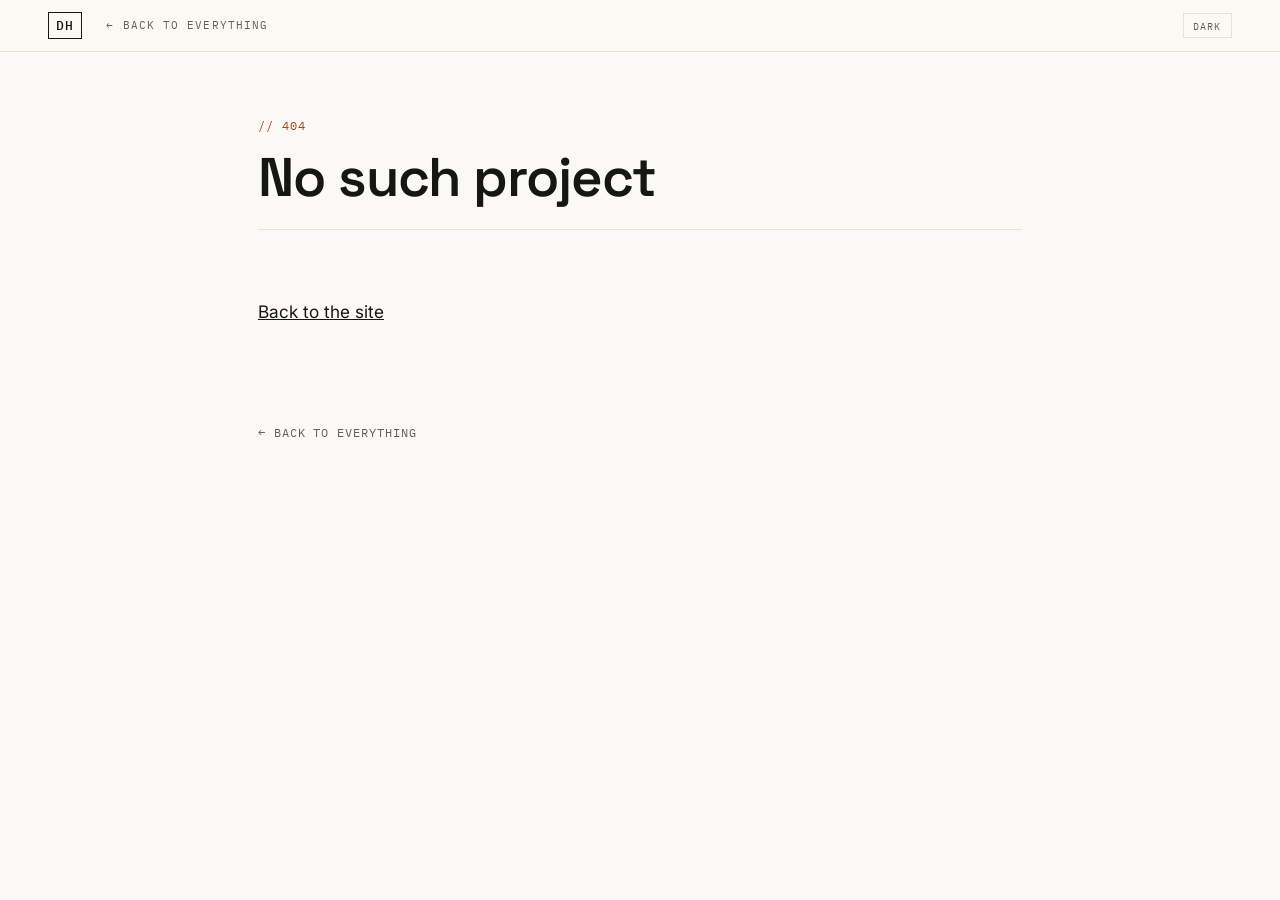
<file: project.html>
<!DOCTYPE html>
<html lang="en">
<head>
  <meta charset="UTF-8">
  <meta name="viewport" content="width=device-width, initial-scale=1.0">
  <title>David Han · project</title>
  <meta name="robots" content="index,follow">
  <link rel="icon" href="data:image/svg+xml,%3Csvg xmlns='http://www.w3.org/2000/svg' viewBox='0 0 32 32'%3E%3Crect width='32' height='32' rx='4' fill='%23161615'/%3E%3Ctext x='16' y='21' font-family='monospace' font-size='12' fill='%23FAF9F5' text-anchor='middle'%3EDH%3C/text%3E%3C/svg%3E">
  <link rel="preconnect" href="https://fonts.googleapis.com">
  <link rel="preconnect" href="https://fonts.gstatic.com" crossorigin>
  <link href="https://fonts.googleapis.com/css2?family=Inter:wght@400;500;600&family=IBM+Plex+Mono:wght@400;500&family=Space+Grotesk:wght@500;600;700&display=swap" rel="stylesheet">
  <link rel="stylesheet" href="styles.css">
</head>
<body>
  <nav class="nav" aria-label="Site">
    <a class="nav-brand" href="index.html">DH</a>
    <div class="nav-links">
      <a href="index.html#projects">← BACK TO EVERYTHING</a>
    </div>
    <button id="theme-toggle" class="theme-toggle" aria-label="Toggle dark mode">DARK</button>
  </nav>

  <main class="sec article" id="article">
    <header class="sec-head">
      <p class="marker mono" id="a-marker"></p>
      <h1 id="a-title"></h1>
      <div class="meta-strip mono" id="a-meta"></div>
    </header>
    <div class="article-hero" id="a-hero"></div>
    <div class="article-body" id="a-body"></div>
    <div class="article-link mono" id="a-link"></div>
    <div class="article-gallery" id="a-gallery"></div>
    <p class="mono article-back"><a href="index.html#projects">← BACK TO EVERYTHING</a></p>
  </main>

  <div class="lightbox" id="lightbox" hidden>
    <button class="lightbox-close mono" id="lightbox-close" aria-label="Close">ESC / CLOSE ×</button>
    <div class="lightbox-body" id="lightbox-body"></div>
    <p class="lightbox-cap mono" id="lightbox-cap"></p>
  </div>

  <script src="content.js"></script>
  <script src="assets/manifest.js"></script>
  <script src="project.js"></script>
</body>
</html>
</file>
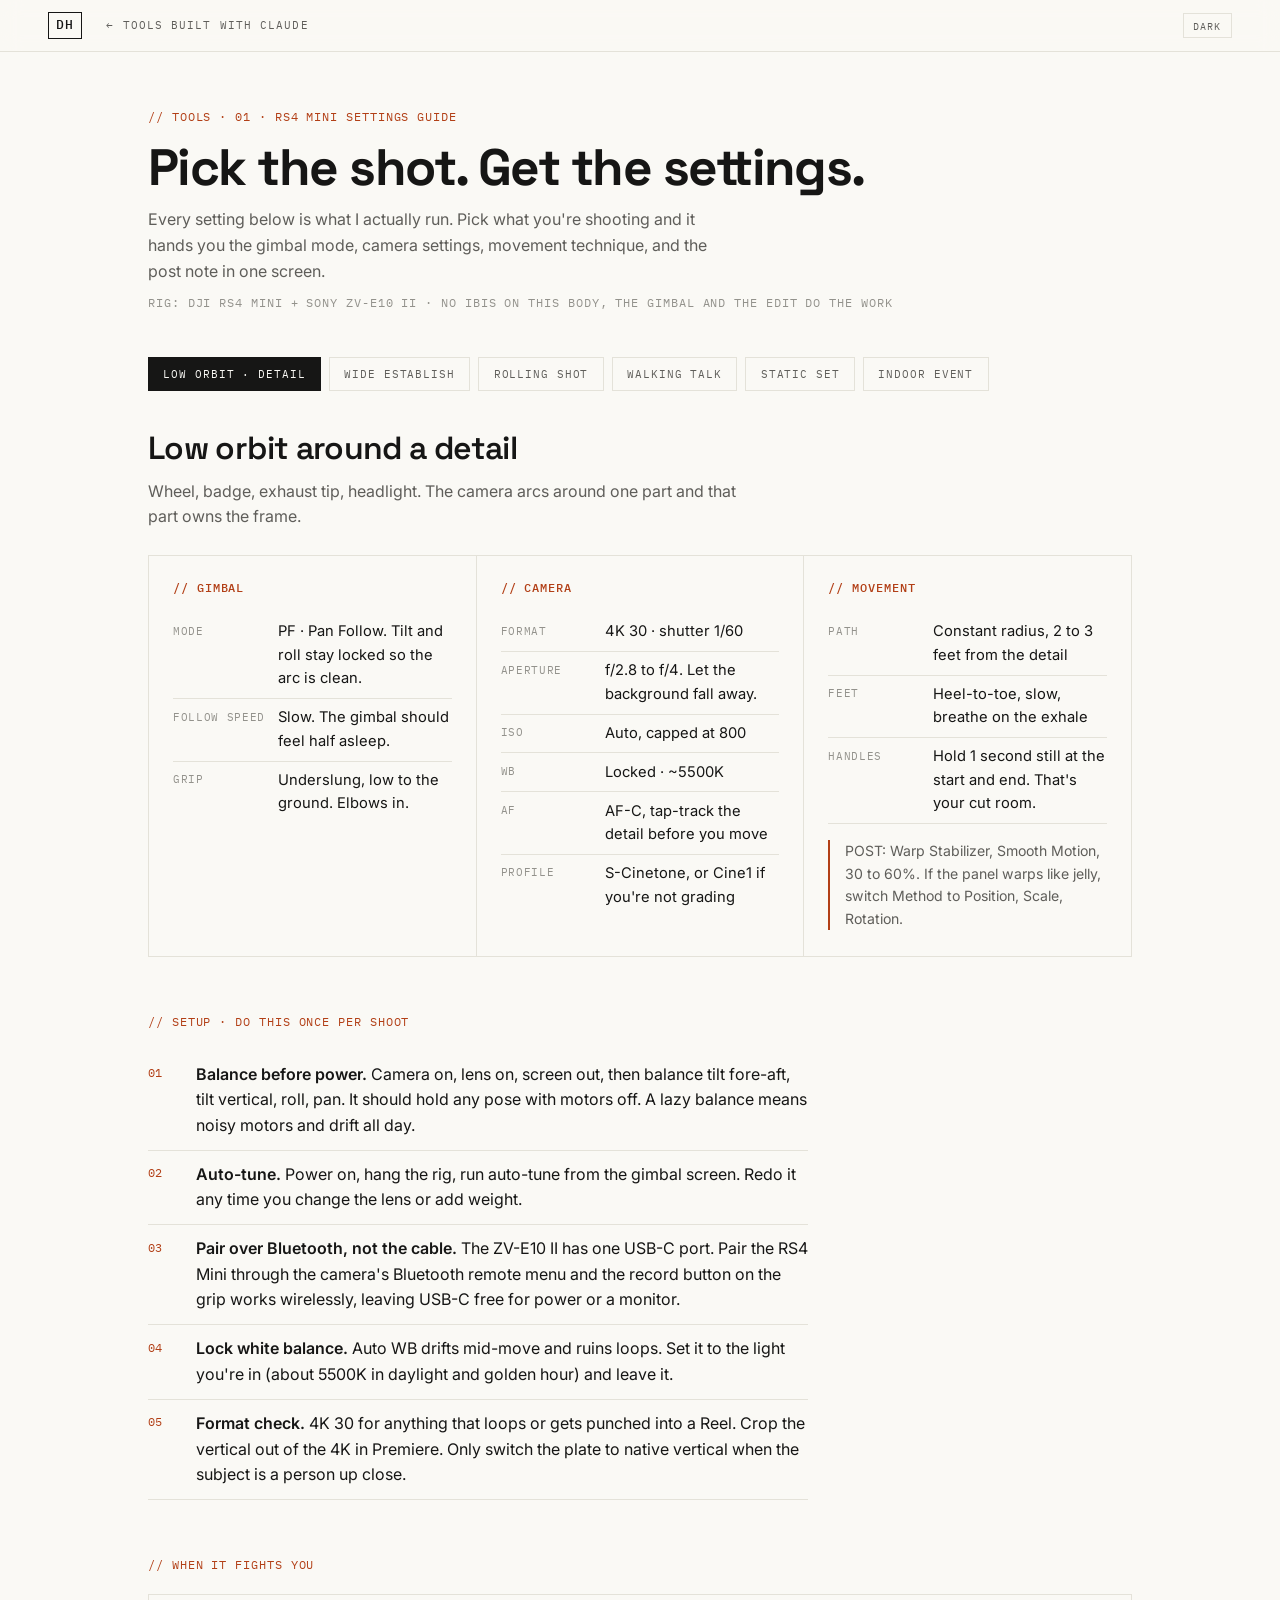
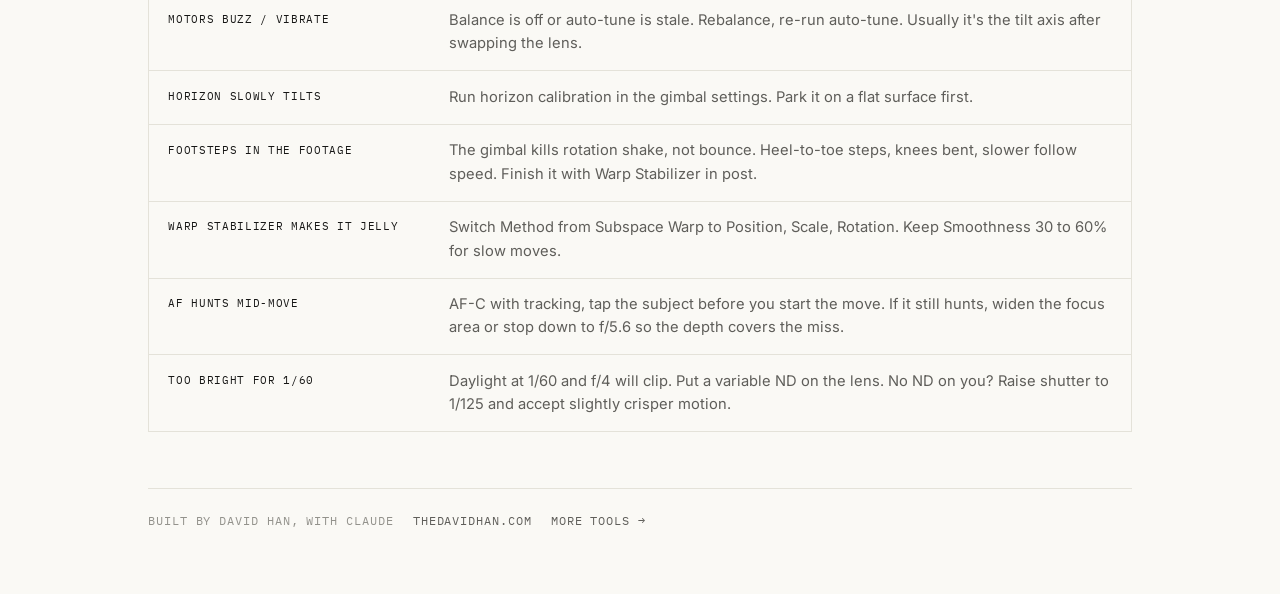
<file: tools/rs4-mini.html>
<!DOCTYPE html>
<html lang="en">
<head>
  <meta charset="UTF-8">
  <meta name="viewport" content="width=device-width, initial-scale=1.0">
  <title>RS4 Mini settings guide · David Han</title>
  <meta name="description" content="Pick the shot, get the settings. DJI RS4 Mini + Sony ZV-E10 II field guide by David Han, built with Claude.">
  <link rel="icon" href="data:image/svg+xml,%3Csvg xmlns='http://www.w3.org/2000/svg' viewBox='0 0 32 32'%3E%3Crect width='32' height='32' rx='4' fill='%23161615'/%3E%3Ctext x='16' y='21' font-family='monospace' font-size='12' fill='%23FAF9F5' text-anchor='middle'%3EDH%3C/text%3E%3C/svg%3E">
  <link rel="preconnect" href="https://fonts.googleapis.com">
  <link rel="preconnect" href="https://fonts.gstatic.com" crossorigin>
  <link href="https://fonts.googleapis.com/css2?family=Inter:wght@400;500;600&family=IBM+Plex+Mono:wght@400;500&family=Space+Grotesk:wght@500;600;700&display=swap" rel="stylesheet">
  <style>
    :root {
      --bg: #FAF9F5; --bg-soft: #F1EFE8; --ink: #161615; --ink-2: #5F5E5A;
      --ink-3: #93928C; --line: #E4E2D9; --accent: #B23F16;
      --sans: "Inter", -apple-system, "Segoe UI", sans-serif;
      --display: "Space Grotesk", "Inter", sans-serif;
      --mono: "IBM Plex Mono", ui-monospace, Consolas, monospace;
      --pad-x: clamp(1.25rem, 4vw, 3rem);
    }
    [data-theme="dark"] {
      --bg: #0F0F10; --bg-soft: #17171A; --ink: #F0EFEA; --ink-2: #A6A59E;
      --ink-3: #6E6D67; --line: #262629; --accent: #D97E52;
    }
    * { box-sizing: border-box; margin: 0; padding: 0; }
    body {
      background: var(--bg); color: var(--ink); font-family: var(--sans);
      line-height: 1.6; -webkit-font-smoothing: antialiased;
      transition: background 0.25s ease, color 0.25s ease;
    }
    ::selection { background: var(--accent); color: var(--bg); }
    .mono { font-family: var(--mono); font-size: 0.72rem; letter-spacing: 0.08em; text-transform: uppercase; }
    .nav {
      position: fixed; top: 0; left: 0; right: 0; z-index: 100;
      display: flex; align-items: center; gap: 1.5rem; height: 52px;
      padding: 0 var(--pad-x);
      background: color-mix(in srgb, var(--bg) 82%, transparent);
      backdrop-filter: blur(10px); border-bottom: 1px solid var(--line);
    }
    .nav-brand {
      font-family: var(--mono); font-size: 0.8rem; font-weight: 500;
      text-decoration: none; color: var(--ink); letter-spacing: 0.08em;
      border: 1px solid var(--ink); padding: 0.15rem 0.45rem;
    }
    .nav a.back {
      font-family: var(--mono); font-size: 0.68rem; letter-spacing: 0.1em;
      text-decoration: none; color: var(--ink-2); flex: 1;
    }
    .nav a.back:hover { color: var(--accent); }
    .theme-toggle {
      font-family: var(--mono); font-size: 0.65rem; letter-spacing: 0.1em;
      background: none; border: 1px solid var(--line); color: var(--ink-2);
      padding: 0.3rem 0.6rem; cursor: pointer;
    }
    main { max-width: 1080px; margin: 0 auto; padding: calc(52px + 3.5rem) var(--pad-x) 4rem; }
    .marker { color: var(--accent); margin-bottom: 0.9rem; }
    h1 {
      font-family: var(--display); font-size: clamp(2rem, 5vw, 3.2rem);
      font-weight: 700; line-height: 1.05; letter-spacing: -0.03em; margin-bottom: 0.8rem;
    }
    .lede { color: var(--ink-2); max-width: 58ch; margin-bottom: 0.6rem; }
    .kit { margin-bottom: 2.8rem; color: var(--ink-3); }

    /* scenario picker */
    .picker { display: flex; flex-wrap: wrap; gap: 0.5rem; margin-bottom: 2rem; }
    .picker button {
      font-family: var(--mono); font-size: 0.7rem; letter-spacing: 0.08em; text-transform: uppercase;
      background: none; border: 1px solid var(--line); color: var(--ink-2);
      padding: 0.55rem 0.9rem; cursor: pointer; transition: all 0.15s ease;
    }
    .picker button:hover { border-color: var(--ink); color: var(--ink); }
    .picker button.on { background: var(--ink); border-color: var(--ink); color: var(--bg); }

    .shot-head { margin-bottom: 1.6rem; }
    .shot-head h2 {
      font-family: var(--display); font-size: clamp(1.4rem, 3vw, 2rem);
      font-weight: 600; letter-spacing: -0.02em;
    }
    .shot-head p { color: var(--ink-2); max-width: 60ch; margin-top: 0.3rem; }

    .grid { display: grid; grid-template-columns: repeat(auto-fit, minmax(240px, 1fr)); gap: 1px; background: var(--line); border: 1px solid var(--line); margin-bottom: 3.5rem; }
    .block { background: var(--bg); padding: 1.4rem 1.5rem 1.6rem; }
    .block h3 { font-family: var(--mono); font-size: 0.72rem; letter-spacing: 0.08em; text-transform: uppercase; color: var(--accent); font-weight: 500; margin-bottom: 1rem; }
    .row { display: flex; gap: 0.8rem; padding: 0.45rem 0; border-bottom: 1px solid var(--line); font-size: 0.92rem; }
    .row:last-child { border-bottom: 0; }
    .row .k { font-family: var(--mono); font-size: 0.68rem; letter-spacing: 0.06em; text-transform: uppercase; color: var(--ink-3); flex: 0 0 92px; padding-top: 0.15rem; }
    .row .v { color: var(--ink); }
    .note { font-size: 0.88rem; color: var(--ink-2); margin-top: 1rem; padding-left: 0.9rem; border-left: 2px solid var(--accent); }

    /* static sections */
    section.static { margin-bottom: 3.5rem; }
    section.static > .marker { margin-bottom: 1.2rem; }
    .steps { counter-reset: step; max-width: 66ch; }
    .steps li {
      list-style: none; counter-increment: step; position: relative;
      padding: 0.7rem 0 0.7rem 3rem; border-bottom: 1px solid var(--line);
    }
    .steps li::before {
      content: "0" counter(step); position: absolute; left: 0; top: 0.85rem;
      font-family: var(--mono); font-size: 0.72rem; color: var(--accent);
    }
    .steps b { font-weight: 600; }
    .trouble { border: 1px solid var(--line); }
    .t-row { display: grid; grid-template-columns: minmax(140px, 0.8fr) 2fr; gap: 1rem; padding: 0.9rem 1.2rem; border-bottom: 1px solid var(--line); }
    .t-row:last-child { border-bottom: 0; }
    .t-row .sym { font-family: var(--mono); font-size: 0.7rem; letter-spacing: 0.06em; text-transform: uppercase; color: var(--ink); padding-top: 0.15rem; }
    .t-row .fix { font-size: 0.92rem; color: var(--ink-2); }
    .footer { border-top: 1px solid var(--line); padding-top: 1.4rem; display: flex; flex-wrap: wrap; gap: 1.2rem; color: var(--ink-3); }
    .footer a { color: var(--ink-2); text-decoration: none; }
    .footer a:hover { color: var(--accent); }
    @media (max-width: 560px) { .t-row { grid-template-columns: 1fr; gap: 0.2rem; } }
  </style>
</head>
<body>
  <nav class="nav" aria-label="Site">
    <a class="nav-brand" href="../index.html">DH</a>
    <a class="back" href="../project.html?p=tls-26">← TOOLS BUILT WITH CLAUDE</a>
    <button id="theme-toggle" class="theme-toggle" aria-label="Toggle dark mode">DARK</button>
  </nav>

  <main>
    <p class="marker mono">// TOOLS · 01 · RS4 MINI SETTINGS GUIDE</p>
    <h1>Pick the shot. Get the settings.</h1>
    <p class="lede">Every setting below is what I actually run. Pick what you're shooting and it hands you the gimbal mode, camera settings, movement technique, and the post note in one screen.</p>
    <p class="kit mono">RIG: DJI RS4 MINI + SONY ZV-E10 II · NO IBIS ON THIS BODY, THE GIMBAL AND THE EDIT DO THE WORK</p>

    <div class="picker" id="picker" role="tablist" aria-label="Shot type"></div>

    <div class="shot-head" id="shot-head"></div>
    <div class="grid" id="grid"></div>

    <section class="static">
      <p class="marker mono">// SETUP · DO THIS ONCE PER SHOOT</p>
      <ol class="steps">
        <li><b>Balance before power.</b> Camera on, lens on, screen out, then balance tilt fore-aft, tilt vertical, roll, pan. It should hold any pose with motors off. A lazy balance means noisy motors and drift all day.</li>
        <li><b>Auto-tune.</b> Power on, hang the rig, run auto-tune from the gimbal screen. Redo it any time you change the lens or add weight.</li>
        <li><b>Pair over Bluetooth, not the cable.</b> The ZV-E10 II has one USB-C port. Pair the RS4 Mini through the camera's Bluetooth remote menu and the record button on the grip works wirelessly, leaving USB-C free for power or a monitor.</li>
        <li><b>Lock white balance.</b> Auto WB drifts mid-move and ruins loops. Set it to the light you're in (about 5500K in daylight and golden hour) and leave it.</li>
        <li><b>Format check.</b> 4K 30 for anything that loops or gets punched into a Reel. Crop the vertical out of the 4K in Premiere. Only switch the plate to native vertical when the subject is a person up close.</li>
      </ol>
    </section>

    <section class="static">
      <p class="marker mono">// WHEN IT FIGHTS YOU</p>
      <div class="trouble">
        <div class="t-row"><span class="sym">Motors buzz / vibrate</span><span class="fix">Balance is off or auto-tune is stale. Rebalance, re-run auto-tune. Usually it's the tilt axis after swapping the lens.</span></div>
        <div class="t-row"><span class="sym">Horizon slowly tilts</span><span class="fix">Run horizon calibration in the gimbal settings. Park it on a flat surface first.</span></div>
        <div class="t-row"><span class="sym">Footsteps in the footage</span><span class="fix">The gimbal kills rotation shake, not bounce. Heel-to-toe steps, knees bent, slower follow speed. Finish it with Warp Stabilizer in post.</span></div>
        <div class="t-row"><span class="sym">Warp Stabilizer makes it jelly</span><span class="fix">Switch Method from Subspace Warp to Position, Scale, Rotation. Keep Smoothness 30 to 60% for slow moves.</span></div>
        <div class="t-row"><span class="sym">AF hunts mid-move</span><span class="fix">AF-C with tracking, tap the subject before you start the move. If it still hunts, widen the focus area or stop down to f/5.6 so the depth covers the miss.</span></div>
        <div class="t-row"><span class="sym">Too bright for 1/60</span><span class="fix">Daylight at 1/60 and f/4 will clip. Put a variable ND on the lens. No ND on you? Raise shutter to 1/125 and accept slightly crisper motion.</span></div>
      </div>
    </section>

    <footer class="footer mono">
      <span>BUILT BY DAVID HAN, WITH CLAUDE</span>
      <a href="../index.html">THEDAVIDHAN.COM</a>
      <a href="../project.html?p=tls-26">MORE TOOLS →</a>
    </footer>
  </main>

  <script>
    (function () {
      "use strict";

      /* theme, shared with the main site */
      function applyTheme(t) {
        document.documentElement.setAttribute("data-theme", t);
        document.getElementById("theme-toggle").textContent = t === "dark" ? "LIGHT" : "DARK";
        try { localStorage.setItem("dh-theme", t); } catch (e) {}
      }
      var saved = null;
      try { saved = localStorage.getItem("dh-theme"); } catch (e) {}
      applyTheme(saved || (window.matchMedia("(prefers-color-scheme: dark)").matches ? "dark" : "light"));
      document.getElementById("theme-toggle").addEventListener("click", function () {
        applyTheme(document.documentElement.getAttribute("data-theme") === "dark" ? "light" : "dark");
      });

      var SHOTS = [
        {
          id: "orbit", label: "Low orbit · detail",
          name: "Low orbit around a detail",
          sub: "Wheel, badge, exhaust tip, headlight. The camera arcs around one part and that part owns the frame.",
          gimbal: [
            ["Mode", "PF · Pan Follow. Tilt and roll stay locked so the arc is clean."],
            ["Follow speed", "Slow. The gimbal should feel half asleep."],
            ["Grip", "Underslung, low to the ground. Elbows in."]
          ],
          camera: [
            ["Format", "4K 30 · shutter 1/60"],
            ["Aperture", "f/2.8 to f/4. Let the background fall away."],
            ["ISO", "Auto, capped at 800"],
            ["WB", "Locked · ~5500K"],
            ["AF", "AF-C, tap-track the detail before you move"],
            ["Profile", "S-Cinetone, or Cine1 if you're not grading"]
          ],
          move: [
            ["Path", "Constant radius, 2 to 3 feet from the detail"],
            ["Feet", "Heel-to-toe, slow, breathe on the exhale"],
            ["Handles", "Hold 1 second still at the start and end. That's your cut room."]
          ],
          post: "Warp Stabilizer, Smooth Motion, 30 to 60%. If the panel warps like jelly, switch Method to Position, Scale, Rotation."
        },
        {
          id: "establish", label: "Wide establish",
          name: "Wide establish, full car",
          sub: "Front three-quarter, sun behind or beside the car. The loop anchor shot: it starts and ends on almost the same frame.",
          gimbal: [
            ["Mode", "PF · Pan Follow"],
            ["Follow speed", "Medium. It should keep up with a lazy walk, nothing more."],
            ["Grip", "Standard, chest height, screen tilted up at you"]
          ],
          camera: [
            ["Format", "4K 30 · shutter 1/60"],
            ["Aperture", "f/5.6. The whole car stays sharp."],
            ["ISO", "Auto, capped at 800"],
            ["WB", "Locked · ~5500K. Auto WB shifts mid-walk and kills the loop."],
            ["AF", "AF-C, tracking on the car body"],
            ["Profile", "Same as the rest of the set. One look across all shots."]
          ],
          move: [
            ["Path", "2 to 3 slow lateral steps, that's the whole move"],
            ["Loop", "Start and end at nearly the same framing so it loops without a jump"],
            ["Background", "Keep the center of frame clutter-free. Text goes there later."]
          ],
          post: "Cut on the calm frames. No transitions, no speed ramps. One grade across the whole set."
        },
        {
          id: "rolling", label: "Rolling shot",
          name: "Rolling shot, car to car",
          sub: "Shot from the passenger seat of a lead car. Background streaks, subject car stays crisp.",
          gimbal: [
            ["Mode", "PF, slow follow. Let the gimbal eat the road texture."],
            ["Grip", "Braced against your torso, strap on, arms as second suspension"],
            ["Setup", "Auto-tune in the car before you roll. Wind load changes everything."]
          ],
          camera: [
            ["Format", "4K 30 · shutter 1/60 for streaks, 1/100 if it's too smeary"],
            ["Aperture", "f/4 to f/5.6"],
            ["ISO", "Auto, capped at 800"],
            ["WB", "Locked before the run"],
            ["AF", "AF-C, tracking locked on the subject car's grille"],
            ["Extra", "A CPL cuts windshield and paint reflections if you have one"]
          ],
          move: [
            ["Speeds", "25 to 40 mph, constant gap between cars. Slow looks fast on camera."],
            ["Safety", "You shoot belted from the passenger seat. Never the driver. Quiet road, one run planned, both drivers briefed."],
            ["Frame", "Leave lead room ahead of the subject car"]
          ],
          post: "Stabilize lightly, 10 to 20%. Too much stabilization on a rolling shot makes the car float weirdly against the streaks."
        },
        {
          id: "vlog", label: "Walking talk",
          name: "Walking and talking to camera",
          sub: "UGC mode. You, the camera, and a point you're making while moving.",
          gimbal: [
            ["Mode", "PTF · Pan & Tilt Follow, so it follows you looking up and down"],
            ["Follow speed", "Medium"],
            ["Grip", "Arm extended, lens at eye level or a touch above"]
          ],
          camera: [
            ["Format", "4K 30 · shutter 1/60"],
            ["Aperture", "f/2.8 to f/4"],
            ["ISO", "Auto, cap 1600. Talking shots survive more noise than beauty shots."],
            ["WB", "Auto is fine here, light changes as you walk"],
            ["AF", "Face and eye priority, on you"],
            ["Audio", "Wireless lav or a mounted shotgun. The camera mic gets gimbal motor hum."]
          ],
          move: [
            ["Feet", "Slow. Every step reads on camera at arm's length."],
            ["Eyes", "Look at the lens, not the screen"],
            ["Takes", "Say the line clean once standing still, then once walking. Cut together later."]
          ],
          post: "Crop the vertical out of the 4K for Reels. Keep your head in the top third and leave caption room at the bottom."
        },
        {
          id: "static", label: "Static set",
          name: "Podcast and interview set",
          sub: "Paradigm mode. The gimbal turns into a locked-off head on its tripod feet.",
          gimbal: [
            ["Mode", "All axes locked, tripod feet on, on a table or stand"],
            ["Motors", "Leave it powered so it holds frame if the table gets bumped"]
          ],
          camera: [
            ["Format", "4K 24 or 30 · shutter 1/50 or 1/60 to match"],
            ["Aperture", "f/2.8. Separation from the background sells the set."],
            ["ISO", "Manual. Set it once for the room and forget it."],
            ["WB", "Locked to your key light"],
            ["AF", "Face priority on the guest, or manual focus if nobody moves"],
            ["Audio", "Lavs or a boom into a recorder. Camera audio is the backup, not the take."]
          ],
          move: [
            ["Framing", "Eyes on the top third line, lead room toward the other person"],
            ["Check", "Record 10 seconds, play it back, check focus and audio before the real one"]
          ],
          post: "Punch-ins from the 4K give you a second angle from one camera. Cut on reactions, not just on who's talking."
        },
        {
          id: "lowlight", label: "Indoor event",
          name: "Indoor event, low light",
          sub: "Club events, retreats, garage shoots at night. Run and gun where the light is bad and things happen once.",
          gimbal: [
            ["Mode", "PF, medium follow"],
            ["Grip", "Two hands whenever possible, elbows against your body"]
          ],
          camera: [
            ["Format", "4K 30 · shutter 1/50"],
            ["Aperture", "Wide open. f/1.4 to f/2 on a prime, or the kit lens at its widest"],
            ["ISO", "Auto, cap 3200. Go 6400 only if the moment beats the noise."],
            ["WB", "Lock to the venue light. Mixed LEDs on auto WB flicker between takes."],
            ["AF", "AF-C wide area. Low light plus tracking on a single point hunts."],
            ["Exposure", "Protect the highlights. Faces near the light source, let the shadows go."]
          ],
          move: [
            ["Coverage", "Wide establishing pass first, then details. You can't reshoot a live moment."],
            ["Anticipate", "Get where the action will be before it's there"]
          ],
          post: "Denoise before grading. A little grain left in looks honest, smeared denoise doesn't."
        }
      ];

      var picker = document.getElementById("picker");
      var head = document.getElementById("shot-head");
      var grid = document.getElementById("grid");

      function block(title, rows) {
        var b = document.createElement("div");
        b.className = "block";
        var h = document.createElement("h3");
        h.textContent = "// " + title;
        b.appendChild(h);
        rows.forEach(function (r) {
          var row = document.createElement("div"); row.className = "row";
          var k = document.createElement("span"); k.className = "k"; k.textContent = r[0];
          var v = document.createElement("span"); v.className = "v"; v.textContent = r[1];
          row.appendChild(k); row.appendChild(v); b.appendChild(row);
        });
        return b;
      }

      function show(shot) {
        head.innerHTML = "";
        var h2 = document.createElement("h2"); h2.textContent = shot.name;
        var p = document.createElement("p"); p.textContent = shot.sub;
        head.appendChild(h2); head.appendChild(p);

        grid.innerHTML = "";
        grid.appendChild(block("GIMBAL", shot.gimbal));
        grid.appendChild(block("CAMERA", shot.camera));
        var moveBlock = block("MOVEMENT", shot.move);
        var note = document.createElement("p");
        note.className = "note";
        note.textContent = "POST: " + shot.post;
        moveBlock.appendChild(note);
        grid.appendChild(moveBlock);

        Array.prototype.forEach.call(picker.children, function (btn) {
          btn.classList.toggle("on", btn.dataset.id === shot.id);
          btn.setAttribute("aria-selected", btn.dataset.id === shot.id ? "true" : "false");
        });
        try { history.replaceState(null, "", "#" + shot.id); } catch (e) {}
      }

      SHOTS.forEach(function (s) {
        var b = document.createElement("button");
        b.type = "button"; b.textContent = s.label; b.dataset.id = s.id;
        b.setAttribute("role", "tab");
        b.addEventListener("click", function () { show(s); });
        picker.appendChild(b);
      });

      var fromHash = SHOTS.filter(function (s) { return "#" + s.id === location.hash; })[0];
      show(fromHash || SHOTS[0]);
    })();
  </script>
</body>
</html>
</file>
<file: styles.css>
/* ============================================================
   DAVID HAN — portfolio
   Minimal editorial / light base + monospace utility touches.
   Two typefaces. One accent. Big space between sections,
   tight within. Dark mode = restrained toggle, default light.
   ============================================================ */

:root {
  --bg: #FAF9F5;
  --bg-soft: #F1EFE8;
  --ink: #161615;
  --ink-2: #5F5E5A;
  --ink-3: #93928C;
  --line: #E4E2D9;
  --accent: #B23F16;
  --reel-bg: #121212;
  --sans: "Inter", -apple-system, "Segoe UI", sans-serif;
  --display: "Space Grotesk", "Inter", -apple-system, "Segoe UI", sans-serif;
  --mono: "IBM Plex Mono", ui-monospace, "SF Mono", Consolas, monospace;
  --pad-x: clamp(1.25rem, 4vw, 3rem);
}

[data-theme="dark"] {
  --bg: #0F0F10;
  --bg-soft: #17171A;
  --ink: #F0EFEA;
  --ink-2: #A6A59E;
  --ink-3: #6E6D67;
  --line: #262629;
  --accent: #D97E52;
}

* { box-sizing: border-box; margin: 0; padding: 0; }

html { scroll-behavior: smooth; scroll-padding-top: 72px; }

body {
  background: var(--bg);
  color: var(--ink);
  font-family: var(--sans);
  font-size: 1rem;
  line-height: 1.65;
  -webkit-font-smoothing: antialiased;
  transition: background 0.25s ease, color 0.25s ease;
}

::selection { background: var(--accent); color: var(--bg); }

img, video, iframe { display: block; max-width: 100%; }

a { color: inherit; }

:focus-visible { outline: 2px solid var(--accent); outline-offset: 2px; }

.mono {
  font-family: var(--mono);
  font-size: 0.72rem;
  letter-spacing: 0.08em;
  text-transform: uppercase;
}

.skip-link {
  position: absolute; left: -9999px; top: 0;
  background: var(--ink); color: var(--bg);
  padding: 0.5rem 1rem; z-index: 300; font-family: var(--mono);
}
.skip-link:focus { left: 0; }

/* ---------------- NAV ---------------- */

.nav {
  position: fixed; top: 0; left: 0; right: 0; z-index: 100;
  display: flex; align-items: center; gap: 1.5rem;
  padding: 0 var(--pad-x);
  height: 52px;
  background: color-mix(in srgb, var(--bg) 82%, transparent);
  backdrop-filter: blur(10px);
  -webkit-backdrop-filter: blur(10px);
  border-bottom: 1px solid var(--line);
}

.nav-brand {
  font-family: var(--mono); font-size: 0.8rem; font-weight: 500;
  text-decoration: none; letter-spacing: 0.08em;
  border: 1px solid var(--ink); padding: 0.15rem 0.45rem;
}

.nav-links {
  display: flex; gap: 1.4rem; overflow-x: auto;
  scrollbar-width: none; flex: 1;
}
.nav-links::-webkit-scrollbar { display: none; }

.nav-links a {
  font-family: var(--mono); font-size: 0.68rem; letter-spacing: 0.1em;
  text-decoration: none; color: var(--ink-2); white-space: nowrap;
  padding: 0.2rem 0;
}
.nav-links a:hover { color: var(--accent); }

.theme-toggle {
  font-family: var(--mono); font-size: 0.65rem; letter-spacing: 0.1em;
  background: none; border: 1px solid var(--line); color: var(--ink-2);
  padding: 0.3rem 0.6rem; cursor: pointer;
}
.theme-toggle:hover { border-color: var(--ink); color: var(--ink); }

/* ---------------- SECTION SCAFFOLD ---------------- */

.sec {
  max-width: 1200px; margin: 0 auto;
  padding: clamp(4.5rem, 11vw, 9rem) var(--pad-x) 0;
}

.sec-full { padding: clamp(4.5rem, 11vw, 9rem) 0 0; }
.sec-head.in-full { max-width: 1200px; margin: 0 auto 3rem; padding: 0 var(--pad-x); }

.sec-head { margin-bottom: clamp(2rem, 4vw, 3.5rem); }

.marker { color: var(--accent); margin-bottom: 0.9rem; }

h1 {
  font-family: var(--display);
  font-size: clamp(2.6rem, 7vw, 5rem);
  font-weight: 700; line-height: 1.02; letter-spacing: -0.03em;
}

h2 {
  font-family: var(--display);
  font-size: clamp(1.7rem, 3.4vw, 2.6rem);
  font-weight: 600; line-height: 1.1; letter-spacing: -0.02em;
}

h3 {
  font-family: var(--display);
  font-size: 1.25rem; font-weight: 600; letter-spacing: -0.01em;
  margin-bottom: 0.8rem;
}

.body-copy { color: var(--ink-2); max-width: 68ch; }
.narrow { max-width: 60ch; }

.footnote { color: var(--ink-3); margin-top: 2.5rem; }

/* honest placeholder */
.ph {
  display: flex; align-items: center; justify-content: center; text-align: center;
  border: 1px dashed var(--ink-3);
  background: repeating-linear-gradient(-45deg, transparent 0 14px, color-mix(in srgb, var(--ink) 4%, transparent) 14px 15px);
  color: var(--ink-3);
  font-family: var(--mono); font-size: 0.62rem; letter-spacing: 0.08em;
  text-transform: uppercase; padding: 1rem; line-height: 1.7;
  width: 100%; height: 100%; min-height: 90px;
}

/* reveal on scroll */
.rv { opacity: 0; transform: translateY(16px); transition: opacity 0.55s ease, transform 0.55s ease; }
.rv.on { opacity: 1; transform: none; }

/* ---------------- HERO ---------------- */

.hero {
  display: grid; grid-template-columns: 7fr 5fr;
  gap: clamp(1.5rem, 4vw, 4rem);
  max-width: 1200px; margin: 0 auto;
  padding: calc(52px + clamp(2rem, 6vw, 4rem)) var(--pad-x) 0;
  min-height: 92vh; align-items: center;
}

.hero-media { aspect-ratio: 4 / 3; overflow: hidden; }
.hero-media img { width: 100%; height: 100%; object-fit: cover; }

.origin-layout {
  display: grid; grid-template-columns: 7fr 5fr;
  gap: clamp(1.5rem, 4vw, 3.5rem); align-items: center;
}
.origin-cutout a, .origin-cutout .media-wrap { display: block; width: 100%; }
.origin-cutout img { width: 100%; height: auto; }
@media (hover: hover) and (prefers-reduced-motion: no-preference) {
  .origin-cutout a {
    display: block;
    transform: scale(0.92);
    transition: transform 0.35s cubic-bezier(0.34, 1.56, 0.64, 1);
  }
  .origin-cutout a:hover { transform: scale(1.03) translateY(-4px); }
}
@media (prefers-reduced-motion: reduce) {
  .origin-cutout a { transform: none; }
}
@media (max-width: 900px) {
  .origin-layout { grid-template-columns: 1fr; }
  .origin-cutout { max-width: 320px; }
}

.hero-text h1 { margin-bottom: 1.2rem; }
.hero-line1 { font-size: 1.05rem; color: var(--ink); max-width: 42ch; margin-bottom: 0.8rem; }
.hero-line2 { font-size: 1.05rem; color: var(--ink-2); max-width: 42ch; font-style: italic; }

.meta-strip {
  display: flex; flex-wrap: wrap; gap: 0.4rem 1.6rem;
  align-items: center;
  color: var(--ink-3); border-top: 1px solid var(--line);
  margin-top: 2rem; padding-top: 1rem;
}
.meta-strip .hot { color: var(--ink); }

.meta-link { color: var(--ink-2); text-decoration: none; }
.meta-link:hover { color: var(--accent); }

/* email emphasis + copy button */
.email-link { color: var(--accent); text-decoration: none; font-weight: 500; }
.email-link:hover { opacity: 0.75; }
.meta-strip .email-link { font-size: 0.85rem; }
.email-wrap { display: inline-flex; gap: 0.55rem; align-items: center; }
.email-right { display: inline-flex; gap: 0.6rem; align-items: center; }
.copy-btn {
  font-family: var(--mono); font-size: 0.58rem; letter-spacing: 0.1em;
  border: 1px solid var(--line); background: none; color: var(--ink-2);
  padding: 0.22rem 0.55rem; cursor: pointer;
}
.copy-btn:hover { border-color: var(--accent); color: var(--accent); }
.copy-btn.did { background: var(--accent); border-color: var(--accent); color: var(--bg); }

/* ---------------- ORIGIN STORY ---------------- */

.origin .sec-head { margin-bottom: 1.6rem; }
.origin-paras { max-width: 62ch; }
.origin-paras p {
  font-size: 1.08rem; line-height: 1.75; color: var(--ink);
  margin-bottom: 1.4rem;
}
.origin-paras p:last-child { margin-bottom: 0; color: var(--ink-2); }

/* ---------------- CARDS (brands) ---------------- */

.card-grid {
  display: grid; grid-template-columns: repeat(auto-fill, minmax(300px, 1fr));
  gap: 1.25rem;
}

/* Now / Earlier shelf dividers (rendered by main.js into the grid) */
.grid-shelf {
  grid-column: 1 / -1;
  display: flex; align-items: center; gap: 0.9rem;
  margin-top: 1.4rem;
}
.grid-shelf:first-child { margin-top: 0; }
.grid-shelf .shelf-label { color: var(--accent); }
.grid-shelf.later .shelf-label { color: var(--ink-3); }
.grid-shelf .shelf-rule { flex: 1; height: 1px; background: var(--line); }
.grid-shelf .shelf-count { color: var(--ink-3); }

.card {
  border: 1px solid var(--line); padding: 1.4rem 1.4rem 1.2rem;
  display: flex; flex-direction: column; gap: 0.55rem;
  transition: background 0.2s ease, border-color 0.2s ease;
  text-decoration: none; color: inherit;
  position: relative; overflow: hidden;
}
.card:hover { background: var(--bg-soft); border-color: var(--ink-3); }

.read-more {
  font-family: var(--mono); font-size: 0.62rem; letter-spacing: 0.12em;
  color: var(--accent); margin-top: 0.5rem;
}

/* the pokemon-card moment: lift + one shine sweep. Desktop pointers only,
   transform/opacity only (GPU-cheap), skipped for reduced-motion. */
@media (hover: hover) and (pointer: fine) and (prefers-reduced-motion: no-preference) {
  .card { transition: background 0.2s ease, border-color 0.2s ease, transform 0.28s ease, box-shadow 0.28s ease; }
  a.card:hover {
    transform: translateY(-6px);
    box-shadow: 0 22px 44px -20px rgba(15, 15, 16, 0.28);
  }
  a.card::after {
    content: ""; position: absolute; inset: 0; pointer-events: none;
    background: linear-gradient(105deg, transparent 40%, rgba(255, 255, 255, 0.32) 48%, rgba(217, 126, 82, 0.14) 53%, transparent 62%);
    transform: translateX(-130%);
  }
  a.card:hover::after { animation: cardShine 0.75s ease 0.05s 1 both; }
  @keyframes cardShine { to { transform: translateX(130%); } }
}

.card-media { aspect-ratio: 16 / 10; margin-bottom: 0.5rem; position: relative; overflow: hidden; }
.card-media .media-wrap { position: absolute; inset: 0; }
.card-media img { object-position: top center; }
.card-media .ph { min-height: 120px; }

/* ---------------- RECENTLY ---------------- */

.recent-list { list-style: none; margin: 0; padding: 0; }
.recent-item { border-top: 1px solid var(--line); }
.recent-item:last-child { border-bottom: 1px solid var(--line); }
.recent-link {
  display: flex; gap: 1.4rem; align-items: baseline;
  padding: 0.9rem 0.2rem; color: inherit; text-decoration: none;
}
.recent-date {
  font-family: var(--mono); font-size: 0.65rem; letter-spacing: 0.08em;
  color: var(--ink-3); white-space: nowrap; min-width: 7.5rem;
}
.recent-text { font-size: 0.95rem; color: var(--ink); flex: 1; }
.recent-tag {
  font-family: var(--mono); font-size: 0.6rem; letter-spacing: 0.12em;
  border: 1px solid var(--accent); color: var(--accent);
  padding: 0.15rem 0.45rem; white-space: nowrap;
}
.recent-arrow { color: var(--ink-3); }
a.recent-link:hover .recent-text, a.recent-link:hover .recent-arrow { color: var(--accent); }
@media (max-width: 640px) {
  .recent-link { flex-wrap: wrap; gap: 0.35rem 0.8rem; }
  .recent-date { min-width: 100%; }
}

.card-top { display: flex; justify-content: flex-end; align-items: baseline; }
.card-code { font-family: var(--mono); font-size: 0.65rem; letter-spacing: 0.1em; color: var(--accent); }
.card-years { font-family: var(--mono); font-size: 0.65rem; letter-spacing: 0.08em; color: var(--ink-3); }
.card h3 { margin-bottom: 0; font-size: 1.15rem; }
.card-role { font-family: var(--mono); font-size: 0.62rem; letter-spacing: 0.08em; text-transform: uppercase; color: var(--ink-2); }
.card-desc { font-size: 0.9rem; color: var(--ink-2); flex: 1; }
.card-bottom { display: flex; justify-content: space-between; align-items: center; gap: 0.6rem; margin-top: 0.4rem; }
.status {
  font-family: var(--mono); font-size: 0.6rem; letter-spacing: 0.12em;
  border: 1px solid var(--line); padding: 0.18rem 0.5rem; color: var(--ink-2);
}
.status.s-active { border-color: var(--accent); color: var(--accent); }
.card-cred { font-family: var(--mono); font-size: 0.62rem; letter-spacing: 0.04em; color: var(--ink-3); text-align: right; }

/* ---------------- METRIC STRIP ---------------- */

.metric-strip {
  display: flex; flex-wrap: wrap; gap: 0.9rem 2rem;
  margin: 2rem 0; color: var(--ink);
}
.metric-strip span { border-left: 2px solid var(--accent); padding-left: 0.7rem; }

/* ---------------- CLOTHING ---------------- */

.buc { margin-bottom: clamp(3rem, 6vw, 5rem); }
.buc-head { display: flex; flex-wrap: wrap; align-items: baseline; gap: 1rem; justify-content: space-between; }
.buc-tag { color: var(--ink-3); }

.volume-strip {
  display: flex; gap: 1.25rem; overflow-x: auto;
  padding-bottom: 0.75rem; margin-bottom: 2rem;
  scroll-snap-type: x mandatory;
}
.volume { flex: 0 0 440px; scroll-snap-align: start; }
.volume-img { aspect-ratio: 2 / 1; background: var(--bg-soft); }
.volume-img .ph { min-height: 200px; }
.volume-label { display: flex; justify-content: space-between; margin-top: 0.5rem; font-family: var(--mono); font-size: 0.62rem; letter-spacing: 0.08em; text-transform: uppercase; color: var(--ink-2); }

.process-row { display: grid; grid-template-columns: repeat(auto-fit, minmax(230px, 1fr)); gap: 1.25rem; }
.process-item .media-wrap { aspect-ratio: 4 / 3; object-fit: cover; width: 100%; }
.process-label { font-family: var(--mono); font-size: 0.62rem; letter-spacing: 0.08em; color: var(--ink-3); margin-top: 0.5rem; text-transform: uppercase; }

.buc-gallery { margin-top: 1.25rem; }
.buc-gallery:empty { display: none; }

.floral { display: grid; grid-template-columns: 5fr 7fr; gap: 2.5rem; align-items: start; }
.floral-note { color: var(--accent); margin-top: 1rem; }
.floral-images { display: grid; grid-template-columns: 1fr 1fr; gap: 1.25rem; }
.floral-images > * { aspect-ratio: 4 / 5; object-fit: cover; width: 100%; }

/* ---------------- VENDING ---------------- */

.vending-body-row { display: flex; gap: 2rem; align-items: stretch; }
.vending-logo { flex: 0 0 auto; display: flex; }
.vending-logo img { height: 100%; max-height: 170px; width: auto; display: block; }

.floral-banner { margin-top: 2rem; }

.video-frame { aspect-ratio: 16 / 9; border: 1px solid var(--line); background: var(--bg-soft); }
.video-frame iframe { width: 100%; height: 100%; border: 0; }
.video-caption { color: var(--ink-3); margin: 0.8rem 0 2.2rem; }

.photo-row { display: grid; grid-template-columns: repeat(3, 1fr); gap: 1.25rem; margin-top: 0.5rem; }
.photo-row > * { aspect-ratio: 4 / 3; object-fit: cover; width: 100%; }

/* vending photos: 4:3 tiles, four across */
.vending-row { grid-template-columns: repeat(auto-fit, minmax(210px, 1fr)); }

/* ---------------- CARS / REEL ---------------- */

.reel { height: 380vh; position: relative; }

.reel-sticky {
  position: sticky; top: 0; height: 100vh; height: 100dvh;
  overflow: hidden; background: var(--reel-bg);
  display: flex; align-items: center; justify-content: center;
}

.reel-media { position: absolute; inset: 0; }
.reel-media video { width: 100%; height: 100%; object-fit: cover; }
.reel-media .ph {
  border: none; background: var(--reel-bg); color: #6B6B66;
  align-items: flex-end; justify-content: flex-start;
  text-align: left; padding: 2.5rem;
}

.reel-lines { position: relative; z-index: 2; width: 100%; text-align: center; padding: 0 1.5rem; }
.reel-line {
  position: absolute; left: 0; right: 0; top: 50%; transform: translateY(-50%);
  font-family: var(--display);
  font-size: clamp(1.5rem, 4vw, 3rem); font-weight: 600; letter-spacing: -0.02em;
  color: #F5F4EF; text-shadow: 0 1px 24px rgba(0,0,0,0.45);
  opacity: 0; transition: opacity 0.4s ease;
}
.reel-line.live { opacity: 1; }

.reel-static .reel-line { position: static; transform: none; opacity: 1; margin: 0.8rem 0; font-size: clamp(1.2rem, 3vw, 2rem); }
.reel-static { height: auto; }
.reel-static .reel-sticky { position: static; height: auto; padding: 4rem 1.5rem; flex-direction: column; }

.gallery-wrap { padding-top: clamp(2.5rem, 5vw, 4rem); }

.masonry { columns: 3 300px; column-gap: 1.25rem; }
.m-item { break-inside: avoid; margin-bottom: 1.25rem; cursor: zoom-in; border: 0; background: none; padding: 0; width: 100%; }
.m-item img { width: 100%; }
.m-item .ph { min-height: 240px; }
.m-item:nth-child(3n) .ph { min-height: 340px; }
.m-item:nth-child(4n) .ph { min-height: 200px; }
.m-cap { font-family: var(--mono); font-size: 0.6rem; color: var(--ink-3); margin-top: 0.35rem; letter-spacing: 0.06em; text-align: left; }

/* ---------------- VIDEO GRIDS (leadership / podcast) ---------------- */

.video-grid {
  display: grid; grid-template-columns: repeat(auto-fill, minmax(280px, 1fr));
  gap: 1.25rem; margin-top: 1.5rem;
}
.vg-item .vg-media { aspect-ratio: 16 / 9; border: 1px solid var(--line); }
.vg-item iframe { width: 100%; height: 100%; border: 0; }
.vg-video { background: var(--reel-bg); }
.vg-video video { width: 100%; height: 100%; object-fit: contain; }
.vg-title { font-family: var(--mono); font-size: 0.65rem; letter-spacing: 0.08em; text-transform: uppercase; color: var(--ink-2); margin-top: 0.5rem; }
.vg-sub { font-family: var(--mono); font-size: 0.62rem; color: var(--ink-3); letter-spacing: 0.05em; }

.broco { margin-top: 3.5rem; }
.broco .photo-row { margin-top: 1.5rem; }

.clubs-block { margin-top: 3.5rem; }
.clubs-grid {
  display: grid; grid-template-columns: repeat(auto-fit, minmax(240px, 1fr));
  gap: 2rem; margin-top: 1.5rem; align-items: start;
}
.club-name { font-weight: 500; font-size: 1.05rem; }
.club-role { font-family: var(--mono); font-size: 0.62rem; letter-spacing: 0.1em; color: var(--accent); margin-top: 0.15rem; }
.club-line { font-size: 0.9rem; color: var(--ink-2); margin: 0.3rem 0 0.9rem; }
.club-photos { display: flex; flex-direction: column; gap: 0.8rem; margin-top: 0.6rem; }
.club-photos .ph { min-height: 260px; }

.mcfe-block { margin-top: 3.5rem; }
.slide-strip {
  display: flex; gap: 1.25rem; overflow-x: auto;
  padding-bottom: 0.75rem; margin-top: 1.5rem;
  scroll-snap-type: x mandatory;
}
.slide-strip .s-item { flex: 0 0 360px; scroll-snap-align: start; }
.slide-strip .media-wrap { aspect-ratio: 16 / 9; border: 1px solid var(--line); }
.slide-strip .ph { min-height: 200px; }

.poster-block { margin-top: 3rem; }
.poster-grid {
  display: grid; grid-template-columns: repeat(auto-fill, minmax(190px, 1fr));
  gap: 1.25rem; margin-top: 1.5rem;
}
.poster-grid .p-item .media-wrap { aspect-ratio: 3 / 4; }
.poster-grid .ph { min-height: 220px; }

.status-line { color: var(--ink-3); margin-bottom: 0.5rem; }

.subscribe-row { display: flex; flex-wrap: wrap; gap: 1rem; margin-top: 2rem; }
.subscribe-row a, .guest-row a {
  color: var(--ink); text-decoration: none;
  border: 1px solid var(--line); padding: 0.5rem 1rem;
}
.subscribe-row a:hover, .guest-row a:hover { border-color: var(--accent); color: var(--accent); }
.subscribe-row .dead { color: var(--ink-3); border-style: dashed; pointer-events: none; }
.guest-row { display: flex; flex-wrap: wrap; gap: 1rem; margin-top: 1rem; }

/* ---------------- TRAVEL MAP ---------------- */

.map-layout { display: grid; grid-template-columns: 8fr 4fr; gap: 0; border: 1px solid var(--line); }

.map-canvas-wrap { position: relative; }
#travel-map { height: 500px; background: var(--bg-soft); z-index: 1; }

.map-legend {
  position: absolute; bottom: 12px; left: 12px; z-index: 20;
  display: flex; gap: 1.1rem; background: var(--bg);
  border: 1px solid var(--line); padding: 0.45rem 0.8rem; color: var(--ink-2);
}
.pin-demo { display: inline-block; width: 10px; height: 10px; border-radius: 50%; margin-right: 0.35rem; vertical-align: -1px; }
.pin-demo.been { background: var(--accent); }
.pin-demo.planned { border: 2px dashed var(--accent); }

.pin-been {
  width: 14px; height: 14px; border-radius: 50%;
  background: var(--accent); border: 2px solid var(--bg);
  box-shadow: 0 0 0 1px var(--accent); cursor: pointer;
}
.pin-planned {
  width: 14px; height: 14px; border-radius: 50%;
  background: transparent; border: 2px dashed var(--accent); cursor: pointer;
}

.map-panel { border-left: 1px solid var(--line); padding: 1.5rem; min-height: 200px; }
.map-panel-hint { color: var(--ink-3); }
.map-panel h3 { margin-bottom: 0.3rem; }
.panel-status { font-family: var(--mono); font-size: 0.62rem; letter-spacing: 0.1em; color: var(--accent); text-transform: uppercase; }
.panel-rec { font-size: 0.9rem; color: var(--ink-2); margin-top: 0.9rem; }
.panel-photos { display: grid; grid-template-columns: 1fr 1fr; gap: 0.6rem; margin-top: 1rem; }
.panel-photos > * { aspect-ratio: 1; object-fit: cover; width: 100%; cursor: zoom-in; }
.sample-tag { font-family: var(--mono); font-size: 0.58rem; color: var(--ink-3); border: 1px dashed var(--ink-3); padding: 0.1rem 0.4rem; margin-left: 0.5rem; vertical-align: 2px; }

.suggest { max-width: 720px; margin-top: 3rem; }
.suggest-head { color: var(--accent); margin-bottom: 1rem; }

#suggest-form { display: grid; grid-template-columns: 1fr 2fr; gap: 0.8rem; }
#suggest-form input {
  font-family: var(--mono); font-size: 0.75rem; letter-spacing: 0.04em;
  background: transparent; border: 1px solid var(--line); color: var(--ink);
  padding: 0.75rem 0.9rem;
}
#suggest-form input::placeholder { color: var(--ink-3); }
#suggest-form input:focus { border-color: var(--accent); outline: none; }
#suggest-form input[name="from"] { grid-column: 1 / 2; }
#suggest-form button {
  grid-column: 2 / 3; justify-self: start;
  background: var(--ink); color: var(--bg); border: 1px solid var(--ink);
  padding: 0.75rem 1.6rem; cursor: pointer; font-size: 0.72rem; letter-spacing: 0.1em;
}
#suggest-form button:hover { background: var(--accent); border-color: var(--accent); }
.hp { position: absolute; left: -9999px; height: 0; width: 0; opacity: 0; }
.form-msg { color: var(--accent); margin-top: 0.8rem; min-height: 1.2em; }

/* ---------------- CLIMBING ---------------- */

.climb-layout {
  display: grid; grid-template-columns: 7fr 5fr;
  gap: 3rem; align-items: start; margin-bottom: 2.5rem;
}

.timeline { list-style: none; margin-top: 2rem; }
.timeline li {
  display: flex; gap: 1.4rem;
  border-top: 1px solid var(--line); padding: 0.8rem 0;
  color: var(--ink-2); text-transform: none; letter-spacing: 0.03em; font-size: 0.75rem;
}
.timeline .tl-tag {
  color: var(--accent); flex: 0 0 6.5em;
  text-transform: uppercase; letter-spacing: 0.1em;
}

.prd-card { border: 1px solid var(--line); padding: 1.5rem; }
.prd-card .prd-title {
  font-family: var(--mono); font-size: 0.68rem; letter-spacing: 0.1em;
  color: var(--accent); margin-bottom: 0.9rem;
}
.prd-card .prd-body { font-size: 0.9rem; color: var(--ink-2); }
.prd-card .prd-status {
  font-family: var(--mono); font-size: 0.6rem; letter-spacing: 0.12em;
  color: var(--ink-3); border: 1px solid var(--line);
  display: inline-block; padding: 0.2rem 0.55rem; margin-top: 1.1rem;
}

/* ---------------- INTERESTS ---------------- */

.int-block { margin-bottom: clamp(2.5rem, 5vw, 4rem); }

.clip-row { display: grid; grid-template-columns: 1fr 1fr; gap: 1.25rem; margin-top: 1.5rem; }
.clip-item .media-wrap { aspect-ratio: 16 / 9; width: 100%; object-fit: cover; }
.clip-why { font-family: var(--mono); font-size: 0.62rem; letter-spacing: 0.06em; color: var(--ink-3); margin-top: 0.5rem; text-transform: uppercase; }

.building-stack { display: flex; flex-direction: column; gap: 1.25rem; }
.building-stack .media-wrap { aspect-ratio: 21 / 9; width: 100%; object-fit: cover; }

.nature-grid {
  display: grid; grid-template-columns: repeat(auto-fill, minmax(220px, 1fr));
  gap: 1.25rem; margin-top: 1.5rem;
}
.nature-grid .n-item .media-wrap { aspect-ratio: 4 / 3; }
.nature-grid .ph { min-height: 170px; }

.panel-nature-label { color: var(--accent); margin-top: 1.3rem; }

.int-cols { display: grid; grid-template-columns: repeat(auto-fit, minmax(260px, 1fr)); gap: 3rem 2.5rem; }
.int-cols.two { grid-template-columns: 1fr 1fr; align-items: start; }
.int-col-right .int-block { margin-bottom: 2.5rem; }
@media (max-width: 900px) {
  .int-cols.two { grid-template-columns: 1fr; }
}

.tech-list { list-style: none; }
.tech-list li { border-top: 1px solid var(--line); padding: 0.9rem 0; }
.tech-list .t-name { font-weight: 500; }
.tech-list .t-line { color: var(--ink-2); font-size: 0.9rem; }

.books-covers {
  display: grid; grid-template-columns: repeat(auto-fill, minmax(92px, 1fr));
  gap: 0.8rem; margin-bottom: 1.2rem;
}
.books-covers .cover-item {
  border: 0; padding: 0; background: none; cursor: zoom-in;
  aspect-ratio: 2 / 3;
}

.book-list { list-style: none; }
.book-list li { display: flex; gap: 1.2rem; border-top: 1px solid var(--line); padding: 0.55rem 0; color: var(--ink-2); text-transform: none; letter-spacing: 0.02em; font-size: 0.75rem; }
.book-list .b-year { color: var(--accent); flex: 0 0 3em; }

/* ---------------- CONNECT ---------------- */

#connect { padding-bottom: 2rem; }

.connect-sub { margin: -1.5rem 0 1.5rem; }

.exploring {
  color: var(--accent); max-width: 68ch;
  margin: 0 0 2.5rem; line-height: 1.9;
}

.connect-row { display: grid; grid-template-columns: 7fr 5fr; gap: 3rem; align-items: center; }

.connect-links { display: flex; flex-direction: column; gap: 0.9rem; }
.connect-links a, .connect-links .link-row {
  text-decoration: none; color: var(--ink); font-size: 0.8rem;
  display: flex; justify-content: space-between; align-items: baseline;
  border-bottom: 1px solid var(--line); padding-bottom: 0.7rem; max-width: 480px;
}
.connect-links a span:last-child { color: var(--ink-3); }
.connect-links a:hover { color: var(--accent); }
.connect-links .dead { color: var(--ink-3); pointer-events: none; }

.portrait { max-width: 280px; aspect-ratio: 4 / 5; justify-self: end; }
.portrait img { width: 100%; height: 100%; object-fit: cover; }

.footer {
  display: flex; justify-content: space-between; flex-wrap: wrap; gap: 0.5rem;
  border-top: 1px solid var(--line); margin-top: clamp(3rem, 7vw, 6rem);
  padding: 1.2rem 0 1.4rem; color: var(--ink-3);
}

/* ---------------- ARTICLE PAGES (project.html) ---------------- */

.article { max-width: 860px; padding-top: calc(52px + clamp(2.5rem, 6vw, 4rem)); position: relative; z-index: 1; }
.a-title-row { display: flex; align-items: center; gap: 1.2rem; flex-wrap: wrap; }
.a-title-row h1 { flex: 1 1 auto; min-width: 0; }
.article-logo { height: clamp(2.4rem, 5vw, 3.8rem); width: auto; display: block; }
.article-watermark {
  position: fixed; right: -6vw; bottom: -8vh;
  width: min(55vw, 680px); height: auto;
  opacity: 0.06; pointer-events: none; z-index: 0;
}
.article h1 {
  font-size: clamp(2rem, 5vw, 3.4rem);
  font-weight: 600; line-height: 1.05; letter-spacing: -0.02em;
}
.article .meta-strip { margin-top: 1.4rem; }
.article-hero { margin: 0 0 2.5rem; }
.article-hero img { width: 100%; max-height: 480px; object-fit: cover; }
.article-body p {
  font-size: 1.08rem; line-height: 1.75; color: var(--ink);
  max-width: 62ch; margin-bottom: 1.4rem;
}
.article-link { margin: 0.5rem 0 1rem; }
.article-link a {
  color: var(--ink); text-decoration: none;
  border: 1px solid var(--line); padding: 0.55rem 1.1rem; display: inline-block;
}
.article-link a:hover { border-color: var(--accent); color: var(--accent); }
.article-gallery { columns: 2 320px; column-gap: 1.25rem; margin-top: 2.5rem; }
.article-gallery .g-item {
  display: block; width: 100%; break-inside: avoid; margin-bottom: 1.25rem;
  border: 0; padding: 0; background: none; cursor: zoom-in;
}
.article-gallery img { width: 100%; display: block; }
.article-gallery .g-video { break-inside: avoid; margin-bottom: 1.25rem; background: var(--reel-bg); }
.article-gallery video { width: 100%; display: block; }
.article .video-frame { margin-bottom: 0.8rem; }
.article-link a + a { margin-left: 0.8rem; }
.article-back { margin-top: 3.5rem; padding-bottom: 3rem; }
.article-back a { color: var(--ink-2); text-decoration: none; }
.article-back a:hover { color: var(--accent); }

/* ---------------- TRAVEL PAGE ---------------- */

.travel-page { padding-top: calc(52px + clamp(2.5rem, 6vw, 4rem)); }
.travel-page h1 {
  font-size: clamp(2rem, 5vw, 3.4rem);
  font-weight: 600; line-height: 1.05; letter-spacing: -0.02em;
}
.travel-nature { margin-top: clamp(3rem, 6vw, 5rem); }

/* ---------------- LIGHTBOX ---------------- */

.lightbox {
  position: fixed; inset: 0; z-index: 200;
  background: rgba(10, 10, 10, 0.93);
  display: flex; flex-direction: column; align-items: center; justify-content: center;
  padding: 3rem 1.5rem;
}
.lightbox[hidden] { display: none; }
.lightbox img { max-width: min(1100px, 92vw); max-height: 80vh; object-fit: contain; }
.lightbox-cap { color: #B5B4AE; margin-top: 1rem; }
.lightbox-close {
  position: absolute; top: 1.2rem; right: 1.5rem;
  background: none; border: 1px solid #4A4A46; color: #D8D7D1;
  padding: 0.45rem 0.9rem; cursor: pointer; font-size: 0.68rem; letter-spacing: 0.1em;
}
.lightbox-close:hover { border-color: #D8D7D1; }

/* ---------------- RESPONSIVE ---------------- */

@media (max-width: 900px) {
  .hero { grid-template-columns: 1fr; min-height: 0; padding-top: calc(52px + 1.5rem); }
  .hero-media { aspect-ratio: 3 / 2; }
  .floral { grid-template-columns: 1fr; }
  .map-layout { grid-template-columns: 1fr; }
  .map-panel { border-left: none; border-top: 1px solid var(--line); }
  #travel-map { height: 380px; }
  .connect-row { grid-template-columns: 1fr; }
  .portrait { justify-self: start; }
  .climb-layout { grid-template-columns: 1fr; gap: 2rem; }
  .process-row { grid-template-columns: 1fr; }
  .photo-row { grid-template-columns: 1fr 1fr; }
  .vending-body-row { flex-direction: column; gap: 1.2rem; }
  .vending-logo img { max-height: 80px; }
  .clip-row { grid-template-columns: 1fr; }
  #suggest-form { grid-template-columns: 1fr; }
  #suggest-form input[name="from"], #suggest-form button { grid-column: 1 / 2; }
}

@media (max-width: 560px) {
  .photo-row { grid-template-columns: 1fr; }
  .volume { flex-basis: 88vw; }
}

/* ---------------- MOTION ---------------- */

@media (prefers-reduced-motion: reduce) {
  html { scroll-behavior: auto; }
  * { transition: none !important; animation: none !important; }
  .rv { opacity: 1; transform: none; }
}
</file>
